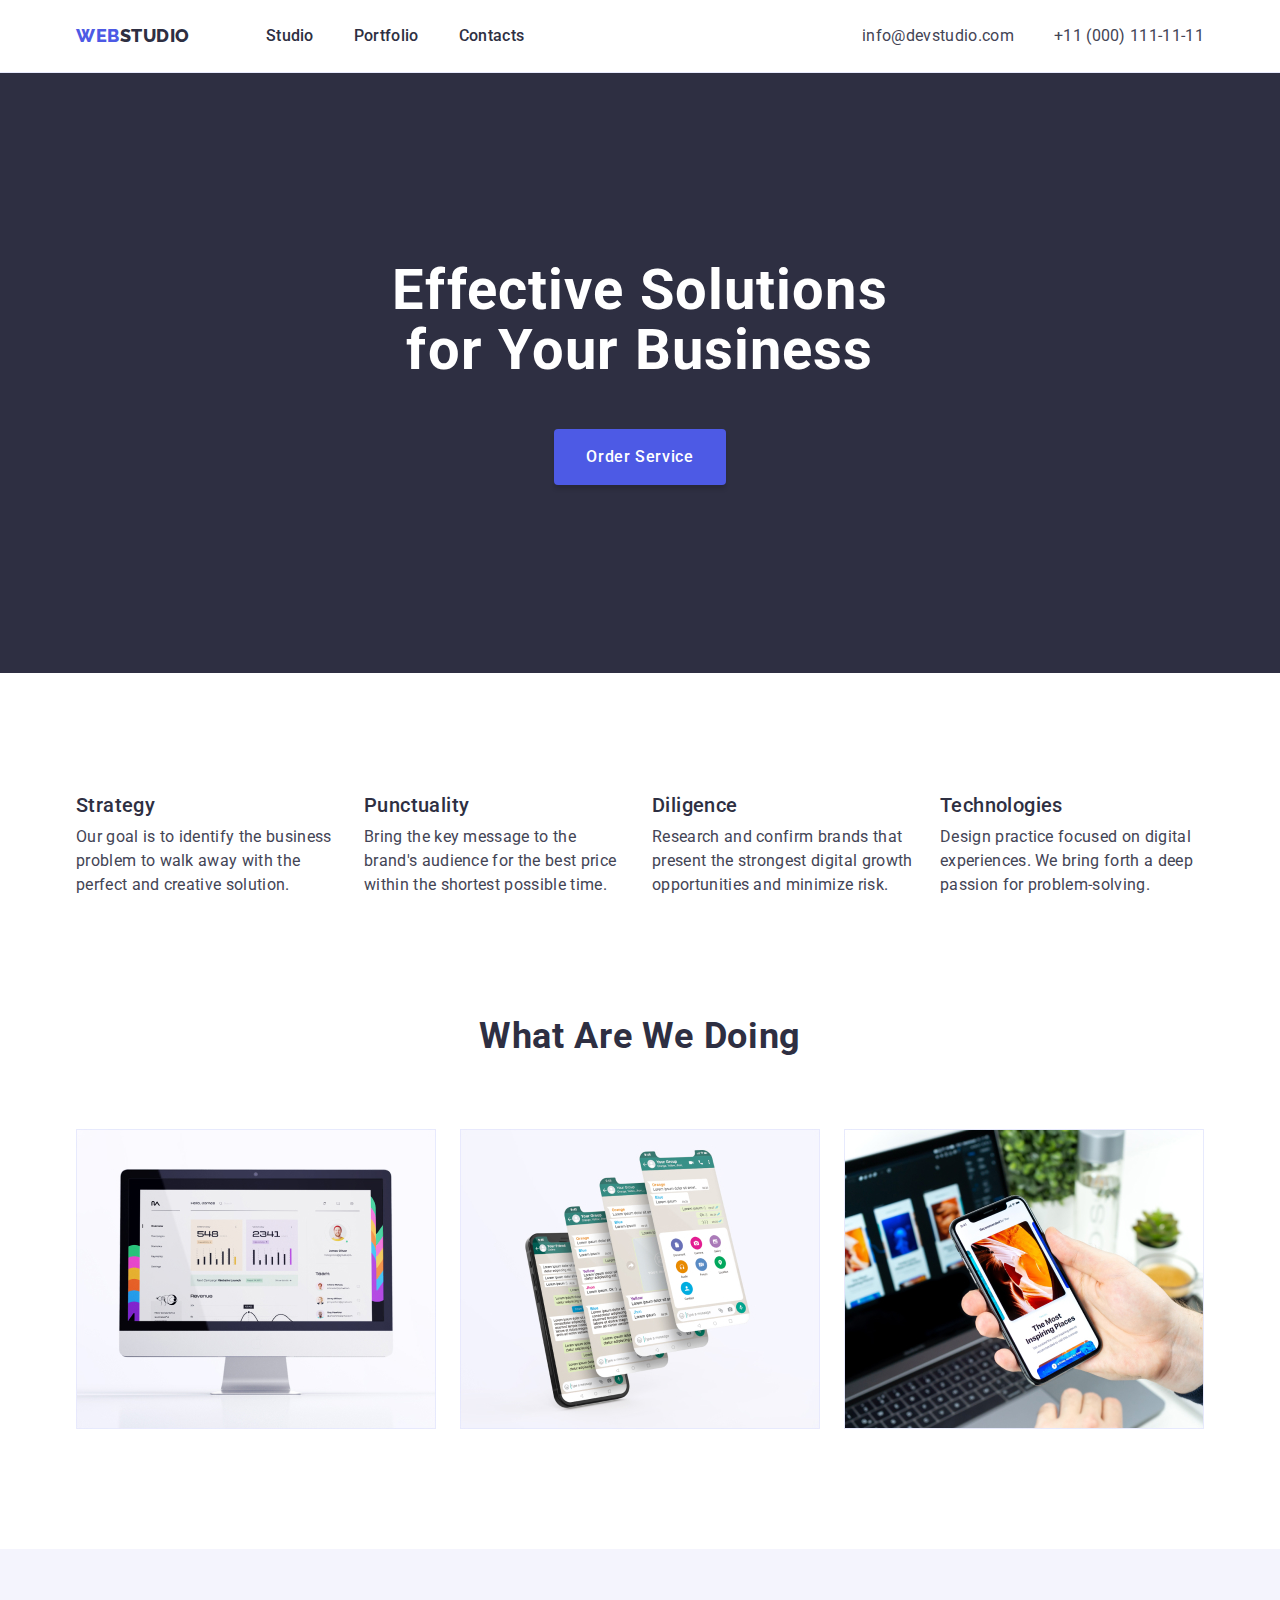
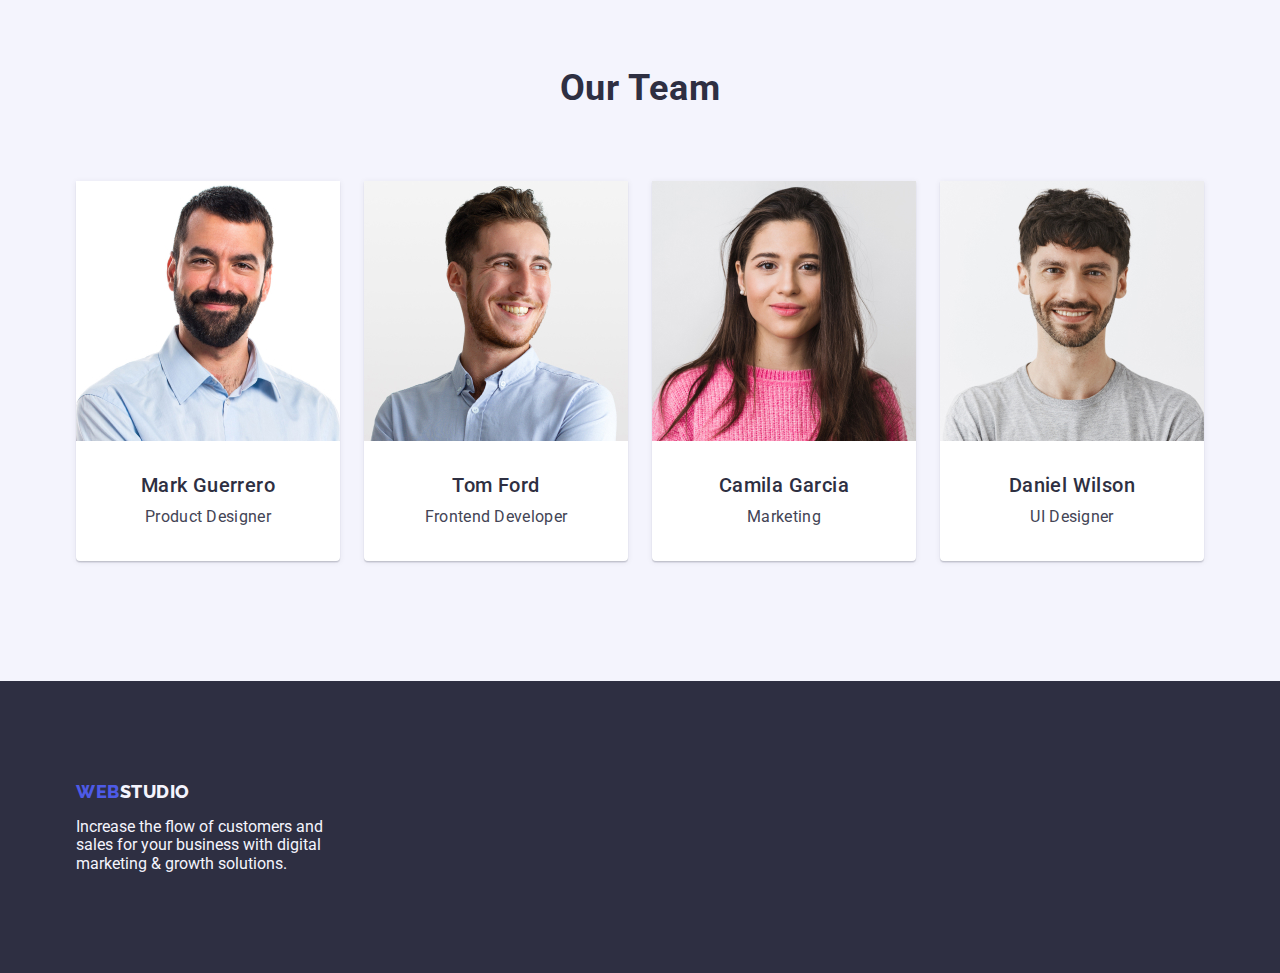
<file: index.html>
<!DOCTYPE html>
<html lang="en">

<head>
    <meta charset="UTF-8">
    <meta http-equiv="X-UA-Compatible" content="IE=edge">
    <meta name="viewport" content="width=device-width, initial-scale=1.0">
    <title>Hw1</title>
    <link rel="preconnect" href="https://fonts.googleapis.com">
    <link rel="preconnect" href="https://fonts.gstatic.com" crossorigin>
    <link href="https://fonts.googleapis.com/css2?family=Raleway:wght@800&family=Roboto:wght@400;500;700;900&display=swap" rel="stylesheet">
    <link href="https://cdn.jsdelivr.net/npm/modern-normalize@1.1.0/modern-normalize.min.css" rel="stylesheet">
    <link rel="stylesheet" href="./css/style.css">
</head>

<!-- Body -->

<body class="body">

    <!-- Header -->
    <header class="header">

        <!-- Navigation -->
        <div class="container header-container">
            <nav class="heder-nav">
                <a href="./index.html" class="link web-logo logo">Web<span class="head-studio">Studio</span></a>
                <ul class="list head-nav-links">
                    <li> <a href="./index.html" class="header-links link links"> Studio </a> </li>
                    <li> <a href="./portfolio.html" class="header-links link links"> Portfolio </a> </li>
                    <li> <a href="" class="header-links link links"> Contacts </a> </li>
                </ul>
            </nav>
            <!-- Adress -->
            <address class="adress">
                <ul class="list contact-head-list">
                    <li><a href="mailto:info@devstudio.com" class="link adress-link links">info@devstudio.com</a></li>
                    <li><a href="tel:+110001111111" class="link contact-link links">+11 (000) 111-11-11</a></li>
                </ul>
            </address>
        </div>
        
    </header>


    <!-- Main -->
    <main>
        <!-- Hero image -->
        <section class="first-sections">
            <div class="container">
                <h1 class="first-title">Effective Solutions for Your Business</h1>
                <button type="button" class="order-button btn">Order Service</button>
            </div>
        </section>


        <!-- Section 1 -->
        <section class="second-sections sections">
            <div class="container">
                <h2 hidden class="hidden-title">Features</h2>
                <ul class="list flex-features">
                    <!-- Feature 1 -->
                    <li class="title-list">
                        <h3 class="cards-title">Strategy</h3>
                        <p class="std-paragraph">Our goal is to identify the business problem to walk away with the perfect
                            and creative solution.</p>
                    </li>
                    <!-- Feature 2 -->
                    <li class="title-list">
                        <h3 class="cards-title">Punctuality</h3>
                        <p class="std-paragraph">Bring the key message to the brand's audience for the best price within the
                            shortest possible time.</p>
                    </li>
                    <!-- Feature 3 -->
                    <li class="title-list">
                        <h3 class="cards-title">Diligence</h3>
                        <p class="std-paragraph">Research and confirm brands that present the strongest digital growth
                            opportunities and minimize risk.</p>
                    </li>
                    <!-- Feature 4 -->
                    <li class="title-list">
                        <h3 class="cards-title">Technologies</h3>
                        <p class="std-paragraph">Design practice focused on digital experiences. We bring forth a deep
                            passion for problem-solving.</p>
                    </li>
                </ul>
            </div>

        </section>


        <!-- Section 2 -->
        <section class="thrid-sections">
            <div class="container">
                <h2 class="second-title">What are we doing</h2>
                <ul class="list studio-image-list">
                    <li class="studio-image"><img src="./images/img1.jpg" alt="Monitor info" width="360" height="300"></li>
                    <li class="studio-image"><img src="./images/img2.jpg" alt="Phone screen" width="360" height="300"></li>
                    <li class="studio-image"><img src="./images/img3.jpg" alt="Notebook and phone screen" width="360" height="300"></li>
                </ul>
            </div>

        </section>


        <!-- Section 3 -->
        <section class="four-sections sections">
            <div class="container">
                <h2 class="thrid-title">Our Team</h2>
                <ul class="list team-list-container">
                    <li class="team-list team-item-container">
                        <img src="./images/img0.jpg" alt="Mark Guerrero" width="264" height="260">
                        <div class="descr-photo">
                            <h3 class="photo-title">Mark Guerrero</h3>
                            <p class="std-paragraph photo-text">Product Designer</p>
                        </div>
                    </li>
                    <li class="team-list team-item-container">
                        <img src="./images/img(1).jpg" alt="Monitor info" width="264" height="260">
                        <div class="descr-photo">
                            <h3 class="photo-title">Tom Ford</h3>
                            <p class="std-paragraph photo-text">Frontend Developer</p>
                        </div>
                    </li>
                    <li class="team-list team-item-container">
                        <img src="./images/img(2).jpg" alt="Camila Garcia" width="264" height="260">
                        <div class="descr-photo">
                            <h3 class="photo-title">Camila Garcia</h3>
                            <p class="std-paragraph photo-text">Marketing</p>
                        </div>
                    </li>
                
                    <li class="team-list team-item-container">
                        <img src="./images/img(3).jpg" alt="Daniel Wilson" width="264" height="260">
                        <div class="descr-photo">
                            <h3 class="photo-title">Daniel Wilson</h3>
                            <p class="std-paragraph photo-text">UI Designer</p>
                        </div>
                    </li>
                
                </ul>
            </div>
        </section>


    </main>


    <!-- Footer -->

    <footer class="footer">
        <div class="container">
            <a href="./index.html" class="link web-logo logo-pad">Web<span class="studio-color">Studio</span></a>
            <p class="foter-paragraph">Increase the flow of customers and sales for your business with digital marketing &#38; growth solutions.</p>
        </div>
    </footer>

</body>

</html>
</file>
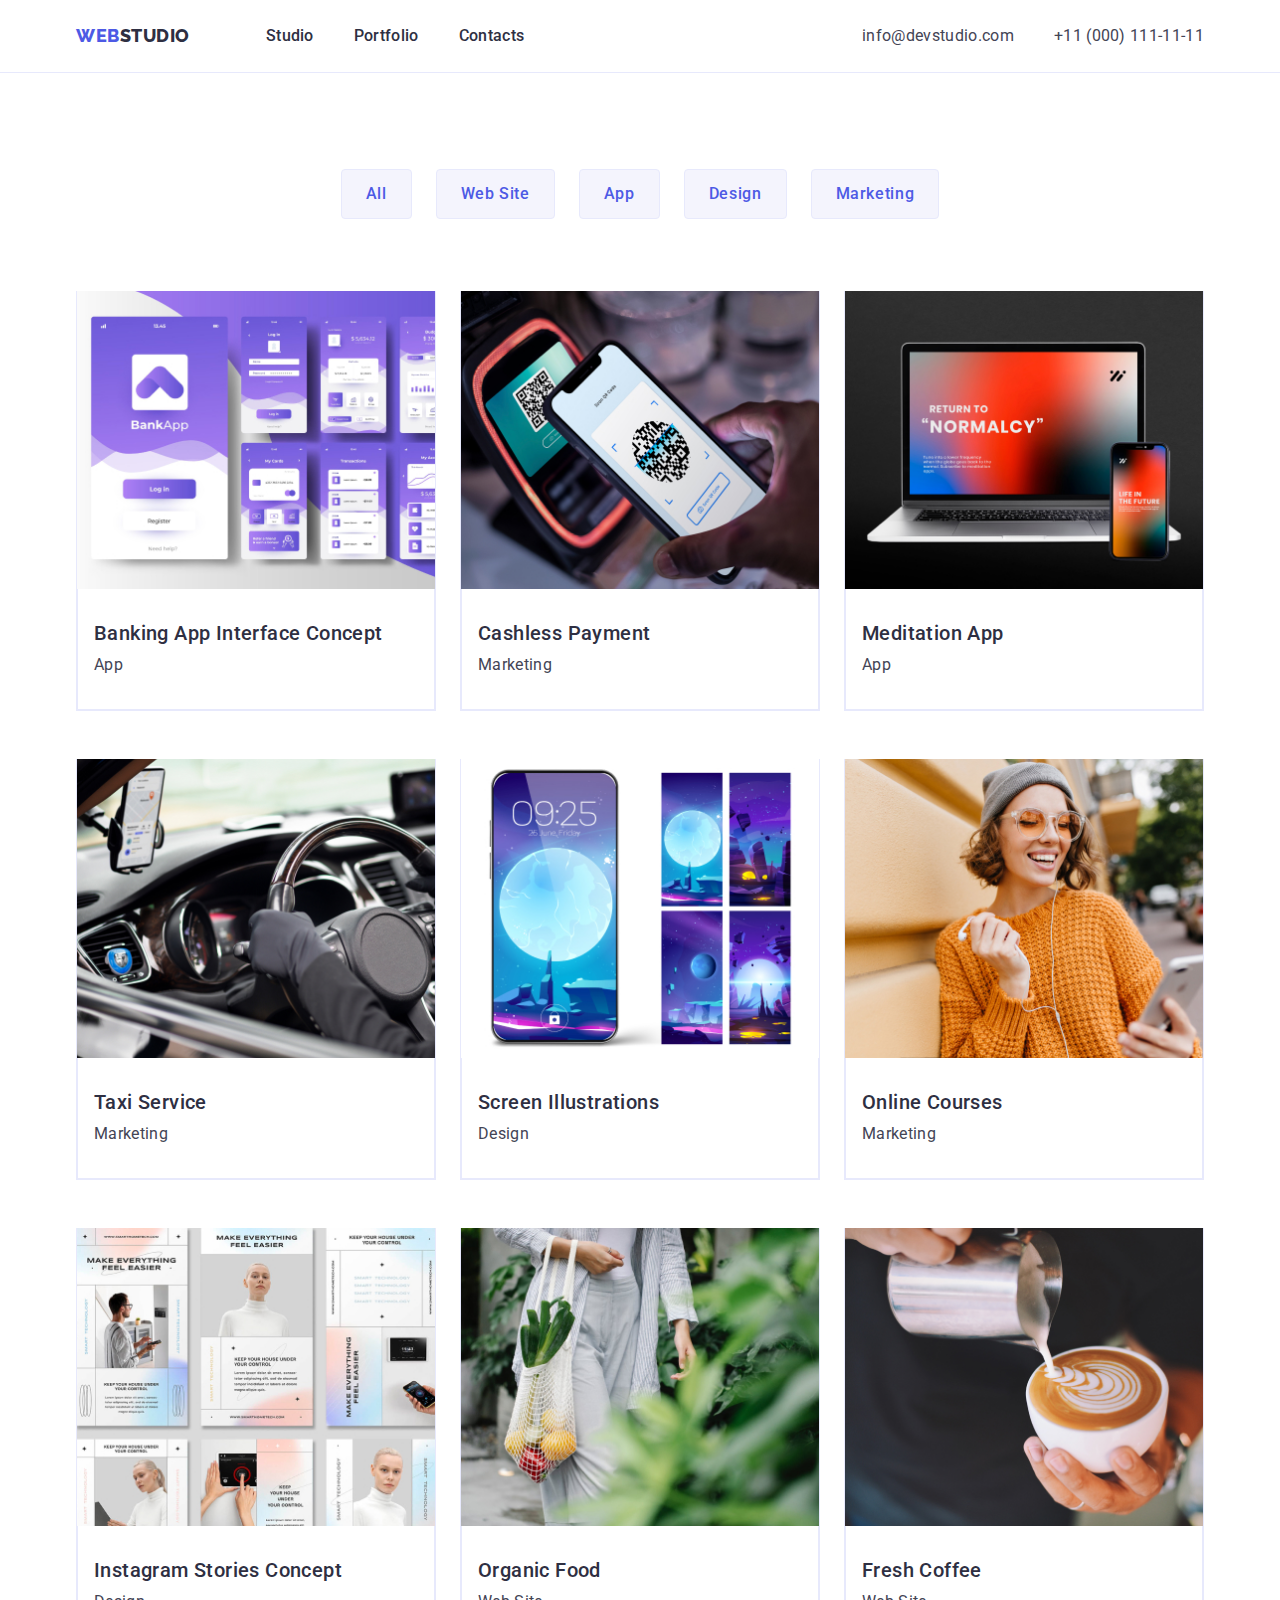
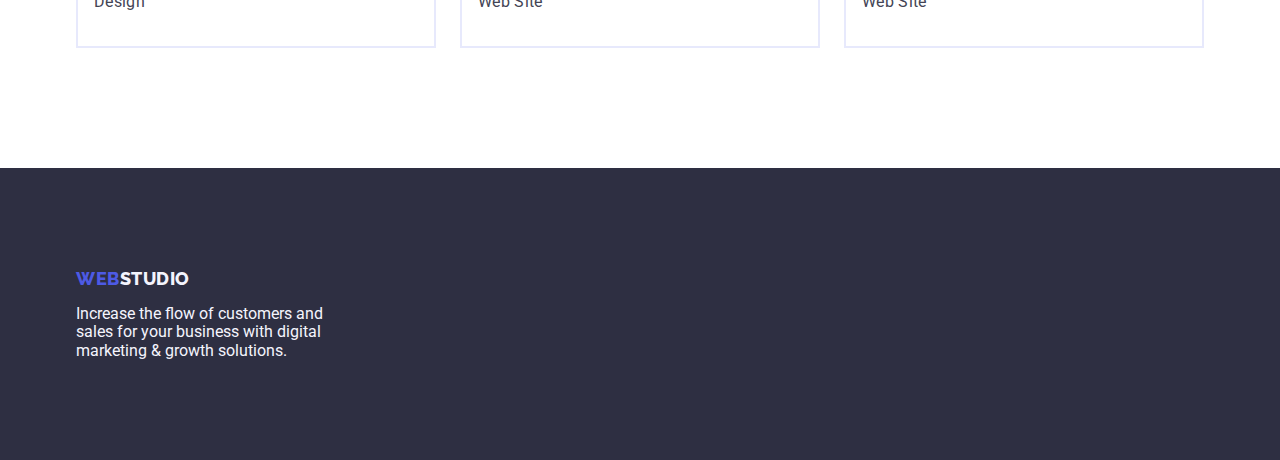
<file: portfolio.html>
<!DOCTYPE html>
<html lang="en">

<head>
    <meta charset="UTF-8">
    <meta http-equiv="X-UA-Compatible" content="IE=edge">
    <meta name="viewport" content="width=device-width, initial-scale=1.0">
    <title>Hw1</title>
    <link rel="preconnect" href="https://fonts.googleapis.com">
    <link rel="preconnect" href="https://fonts.gstatic.com" crossorigin>
    <link href="https://fonts.googleapis.com/css2?family=Raleway:wght@800&family=Roboto:wght@400;500;700;900&display=swap" rel="stylesheet">
    <link href="https://cdn.jsdelivr.net/npm/modern-normalize@1.1.0/modern-normalize.min.css" rel="stylesheet">
    <link rel="stylesheet" href="./css/style.css">
</head>

<!-- Body -->

<body class="body">

    <!-- Header -->
    <header class="header">
    
        <!-- Navigation -->
        <div class="container header-container">
            <nav class="heder-nav">
                <a href="./index.html" class="link web-logo logo">Web<span class="head-studio">Studio</span></a>
                <ul class="list head-nav-links">
                    <li> <a href="./index.html" class="header-links link links"> Studio </a> </li>
                    <li> <a href="./portfolio.html" class="header-links link links"> Portfolio </a> </li>
                    <li> <a href="" class="header-links link links"> Contacts </a> </li>
                </ul>
            </nav>
            <!-- Adress -->
            <address class="adress">
                <ul class="list contact-head-list">
                    <li><a href="mailto:info@devstudio.com" class="link adress-link links">info@devstudio.com</a></li>
                    <li><a href="tel:+110001111111" class="link contact-link links">+11 (000) 111-11-11</a></li>
                </ul>
            </address>
        </div>
    
    </header>



    <!-- Main content-->
    <main>

        <section class="portfolio-sections">
            <div class="container">
                <h1 hidden class="prtf-hidden-title">Buttons</h1>
                <!-- Filters Buttons -->
                <ul class="list filter-button-list">
                    <li>
                        <button type="button" class="filter-button btns">All</button>
                    </li>
                    <li>
                        <button type="button" class="filter-button btns">Web Site</button>
                    </li>
                    <li>
                        <button type="button" class="filter-button btns">App</button>
                    </li>
                    <li>
                        <button type="button" class="filter-button btns">Design</button>
                    </li>
                    <li>
                        <button type="button" class="filter-button btns">Marketing</button>
                    </li>
                </ul>
            

                <!-- Finger -->

                <!-- Rows -->


                <!-- Row 1 -->
            
                <ul class="list prtf-card-list">
                    <!-- Project Card 1 -->
                    <li class="prtf-card-item">
                        <a href="" class="link">
                            <img src="./images/violet-screens.jpg" alt="Violet-screens" width="360" height="300">
                            <div class="prtf-card-content">
                                <h2 class="description">Banking App Interface Concept</h2>
                                <p class="prtf-paragraph">App</p>
                            </div>
                        </a>
                    </li>
                    <!-- Project Card 2 -->
                    <li class="prtf-card-item">
                        <a href="" class="link">
                            <img src="./images/pay-phone.jpg" alt="Cars playment" width="360" height="300">
                            <div class="prtf-card-content">
                                <h2 class="description">Cashless Payment</h2>
                                <p class="prtf-paragraph">Marketing</p>
                            </div>
                        </a>
                    </li>
                    <!-- Project Card 3 -->
                    <li class="prtf-card-item">
                        <a href="" class="link">
                            <img src="./images/notebook.jpg" alt="Notebook" width="360" height="300">
                            <div class="prtf-card-content">
                                <h2 class="description">Meditation App</h2>
                                <p class="prtf-paragraph">App</p>
                            </div>
                        </a>
                    </li>
                    <!-- Row 2 -->
                    <!-- Project Card 1 -->
                    <li class="prtf-card-item">
                        <a href="" class="link">
                            <img src="./images/car-sterring.jpg" alt="Taxi" width="360" height="300">
                            <div class="prtf-card-content">
                                <h2 class="description">Taxi Service</h2>
                                <p class="prtf-paragraph">Marketing</p>
                            </div>
                        </a>
                    </li>
                    <!-- Project Card 2 -->
                    <li class="prtf-card-item">
                        <a href="" class="link">
                            <img src="./images/moon-on-screen.jpg" alt="Screen illustrations" width="360" height="300">
                            <div class="prtf-card-content">
                                <h2 class="description">Screen Illustrations</h2>
                                <p class="prtf-paragraph">Design</p>
                            </div>
                        </a>
                    </li>
                    <!-- Project Card 3 -->
                    <li class="prtf-card-item">
                        <a href="" class="link">
                            <img src="./images/girl.jpg" alt="Smile girl" width="360" height="300">
                            <div class="prtf-card-content">
                                <h2 class="description">Online Courses</h2>
                                <p class="prtf-paragraph">Marketing</p>
                            </div>
                        </a>
                    </li>
                    <!-- Row 3 -->
                    <!-- Project Card 1 -->
                    <li class="prtf-card-item">
                        <a href="" class="link">
                            <img src="./images/ankets.jpg" alt="Instagram stories concept" width="360" height="300">
                            <div class="prtf-card-content">
                                <h2 class="description">Instagram Stories Concept</h2>
                                <p class="prtf-paragraph">Design</p>
                            </div>
                        </a>
                    </li>
                    <!-- Project Card 2 -->
                    <li class="prtf-card-item">
                        <a href="" class="link">
                            <img src="./images/fruit-pack.jpg" alt="Organic food" width="360" height="300">
                            <div class="prtf-card-content">
                                <h2 class="description">Organic Food</h2>
                                <p class="prtf-paragraph">Web Site</p>
                            </div>
                        </a>
                    </li>
                    <!-- Project Card 3 -->
                    <li class="prtf-card-item">
                        <a href="" class="link">
                            <img src="./images/coffe.jpg" alt="Fresh coffee" width="360" height="300">
                            <div class="prtf-card-content">
                                <h2 class="description">Fresh Coffee</h2>
                                <p class="prtf-paragraph">Web Site</p>
                            </div>
                        </a>
                    </li>
                </ul>
            </div>

        </section>
    </main>


    <!-- Footer -->

    <footer class="footer">
        <div class="container">
            <a href="./index.html" class="link web-logo logo-pad">Web<span class="studio-color">Studio</span></a>
            <p class="foter-paragraph">Increase the flow of customers and sales for your business with digital marketing &#38; growth solutions.</p>
        </div>
    </footer>
</body>

</html>
</file>
<file: css/style.css>
:root {
	--iris: #4d5ae5;
	--ocean: #404bbf;
	--navy-blue: #2e2f42;
	--green: #31d0aa;
	--slate: #434455;
	--light-slate: #8e8f99;
	--cornflower: #e7e9fc;
	--cloud: #f4f4fd;
	--navy-blue-modal: #2e2f42;
	--grey: #2e2f42;
	--white: #ffffff;
	--dairy: #fcfcfc;

}

/* Reset */
h1,h2,h3,h4,h5,h6,p {margin: 0;}
a {text-decoration: none;
color: currentColor;}
ul {margin: 0; padding: 0; list-style: none;}
img {display: block; max-width: 100%; height: auto;}
button {cursor: pointer; color: currentColor;}
li:last-child {margin-bottom: 0;}
.list {list-style: none; padding: 0; margin: 0;
}
.link { text-decoration: none; color: currentColor;
}


/* Other */
.body {font-family: "Roboto", sans-serif; 
color: var(--slate); background-color: var(--white);}

.links:hover, .links:focus {color: var(--ocean); cursor: pointer}

.container{
width: 1158px;
margin: 0 auto;
padding-left: 15px;
padding-right: 15px;
}

.sections{
padding: 120px 0;
}

/* Header */

.header{
border-bottom: 1px solid #e7e9fc;
}
/* logo */

.web-logo {
font-family: "Raleway", sans-serif;
font-weight: 800;
font-size: 18px;
line-height: 1.17;
letter-spacing: 0.03em;
text-transform: uppercase;
color: var(--iris);
}
.logo{
margin-right: 76px;
}

.head-studio {
font-family: "Raleway", sans-serif;
font-weight: 800;
font-size: 18px;
line-height: 1.3;
letter-spacing: 0.03em;
text-transform: uppercase;
color: var(--navy-blue);
}

/* Navigation */
.heder-nav{
display: flex;
align-items: center;
margin-right: auto;
}

/* links */

.adress-link, .contact-link {
color: var(--slate);
display: block;
padding-top: 24px;
padding-bottom: 24px;
}


.adress {
font-style: normal;
font-weight: 400;
font-size: 16px;
line-height: 1.5;
letter-spacing: 0.02em;
}

.header-links{
display: block;
padding-top: 24px;
padding-bottom: 24px;
font-weight: 500;
font-size: 16px;
line-height: 1.5;
letter-spacing: 0.02em;
color: var(--grey);
}

/* Header flex elements */
.header-container, .contact-head-list{
display: flex;
align-items: center;
gap: 40px;
}
.head-nav-links{
display: flex;
align-items: center;
gap: 40px;
}



/* Studio */

/* Hero image */
.first-sections {
background-color: var(--grey);
padding: 188px 0;

}
.first-title {
font-weight: 700;
font-size: 56px;
text-align: center;
letter-spacing: 0.02em;
line-height: 1.07;
color: var(--white);
width: 496px;
margin: 0 auto;
margin-bottom: 48px;
max-width: 496px;
}
 /* Order button */
.order-button {
font-family: "Roboto", sans-serif;
background-color: var(--iris);
font-weight: 500;
font-size: 16px;
line-height: 1.5;
letter-spacing: 0.04em;
color: var(--white);
cursor: pointer;
margin: 0 auto;
}

.btn{
gap: 10px;
align-items: center;
display: block;
min-width: 169px;
height: 56px;
border: none;
border-radius: 4px; 
box-shadow: 0px 4px 4px rgba(0, 0, 0, 0.15); 
padding: 16px 32px;
}

.order-button:hover, .order-button:focus {background-color: var(--ocean);}


/* Section 1 */
.second-sections {
}

.hidden-title {
}

.title-list {
width: 264px;
}

.cards-title {
font-weight: 500;
font-size: 20px;
line-height: 1.2;
letter-spacing: 0.02em;
color: var(--navy-blue);
margin-bottom: 8px;
}

.std-paragraph {
font-weight: 400;
font-size: 16px;
line-height: 1.5;
letter-spacing: 0.02em;
color: var(--slate);
}

/* Flex elements section 1*/
.flex-features{
display: flex;
justify-content: center;
align-items: center;
flex-direction: row;
gap: 24px;
}

/* Section 2 */
.thrid-sections {
padding-bottom: 120px;
}

.second-title {
font-weight: 700;
font-size: 36px;
text-align: center;
line-height: 1.11;
letter-spacing: 0.02em;
text-transform: capitalize;
color: var(--navy-blue);
margin-bottom: 72px;
}

/* flex elements section 2*/
.studio-image-list{
display: flex;
justify-content: center;
align-items: center;
gap: 24px;
}
.studio-image{
width: calc((100% - 48px) / 3);
}

/* Section 3 */
.four-sections {
background-color: var(--cloud);
}

.thrid-title {
font-weight: 700;
font-size: 36px;
line-height: 1.11;
text-align: center;
letter-spacing: 0.02em;
text-transform: capitalize;
color: var(--navy-blue);
margin-bottom: 72px;
}

.photo-title{
font-weight: 500;
font-size: 20px;
line-height: 1.2;
letter-spacing: 0.02em;
color: var(--navy-blue);
margin-bottom: 8px;
text-align: center;
}

.photo-text{
text-align: center;
}

.team-list {
background-color: var(--white);
}

/* Flex elements section 3*/
.team-list-container {
display: flex;
justify-content: center;
align-items: center;
gap: 24px;}

.team-item-container {
box-shadow: 0px 1px 6px rgba(46, 47, 66, 0.08), 0px 1px 1px rgba(46, 47, 66, 0.16), 0px 2px 1px rgba(46, 47, 66, 0.08);
border-radius: 0px 0px 4px 4px;
}

.descr-photo{
padding: 32px 16px;
}

/* Portfolio */


.portfolio-sections {
padding: 96px 0 120px
}
.prtf-hidden-title {
}

/* Buttons sections */

.filter-button {
font-family: "Roboto", sans-serif;
font-weight: 500;
font-size: 16px;
text-align: center;
line-height: 1.5;
letter-spacing: 0.04em;
background-color: var(--cloud);
color: var(--iris);
cursor: pointer;
border: 1px solid #E7E9FC;
border-radius: 4px;
}

.btns{
display: flex;
flex-direction: row;
justify-content: center;
align-items: center;
padding: 12px 24px;
}

.filter-button:hover, .filter-button:focus {
background-color: var(--ocean);
color: var(--white);
border: 1px solid transparent;
}

/* Flex button elements */

.filter-button-list{
display: flex;
align-items: center;
justify-content: center;
gap: 24px;
margin-bottom: 72px;
}

/* Links sections */

.description {
font-weight: 500;
font-size: 20px;
letter-spacing: 0.02em;
line-height: 1.2;
color: var(--navy-blue);
margin-bottom: 8px;
}

.prtf-paragraph{
font-weight: 400;
font-size: 16px;
letter-spacing: 0.02em;
line-height: 1.5;
color: var(--slate);
}

.prtf-card-item {
border: 1px solid #e7e9fc;
width: 360px;
border-top: none; 
}

/* Flex card content */

.prtf-card-content{
padding: 32px 16px;
border: 1px solid #e7e9fc;
border-top: none; 
}
.prtf-card-list{
display: flex;
flex-wrap: wrap;
/* width: calc(100% - (24px * 2) / 3); */
gap: 48px 24px;
}

/* Footer */
.footer {
background-color: var(--navy-blue);
padding: 100px 0;
}


.foter-paragraph {
color: var(--cloud);
max-width: 264px;

}

.logo-pad {
display: inline-block;
margin-bottom: 16px;
}

.studio-color {
font-family: "Raleway", sans-serif;
font-weight: 800;
font-size: 18px;
letter-spacing: 0.03em;
line-height: 1.17;
text-transform: uppercase;
color: var(--cloud);
}
</file>
